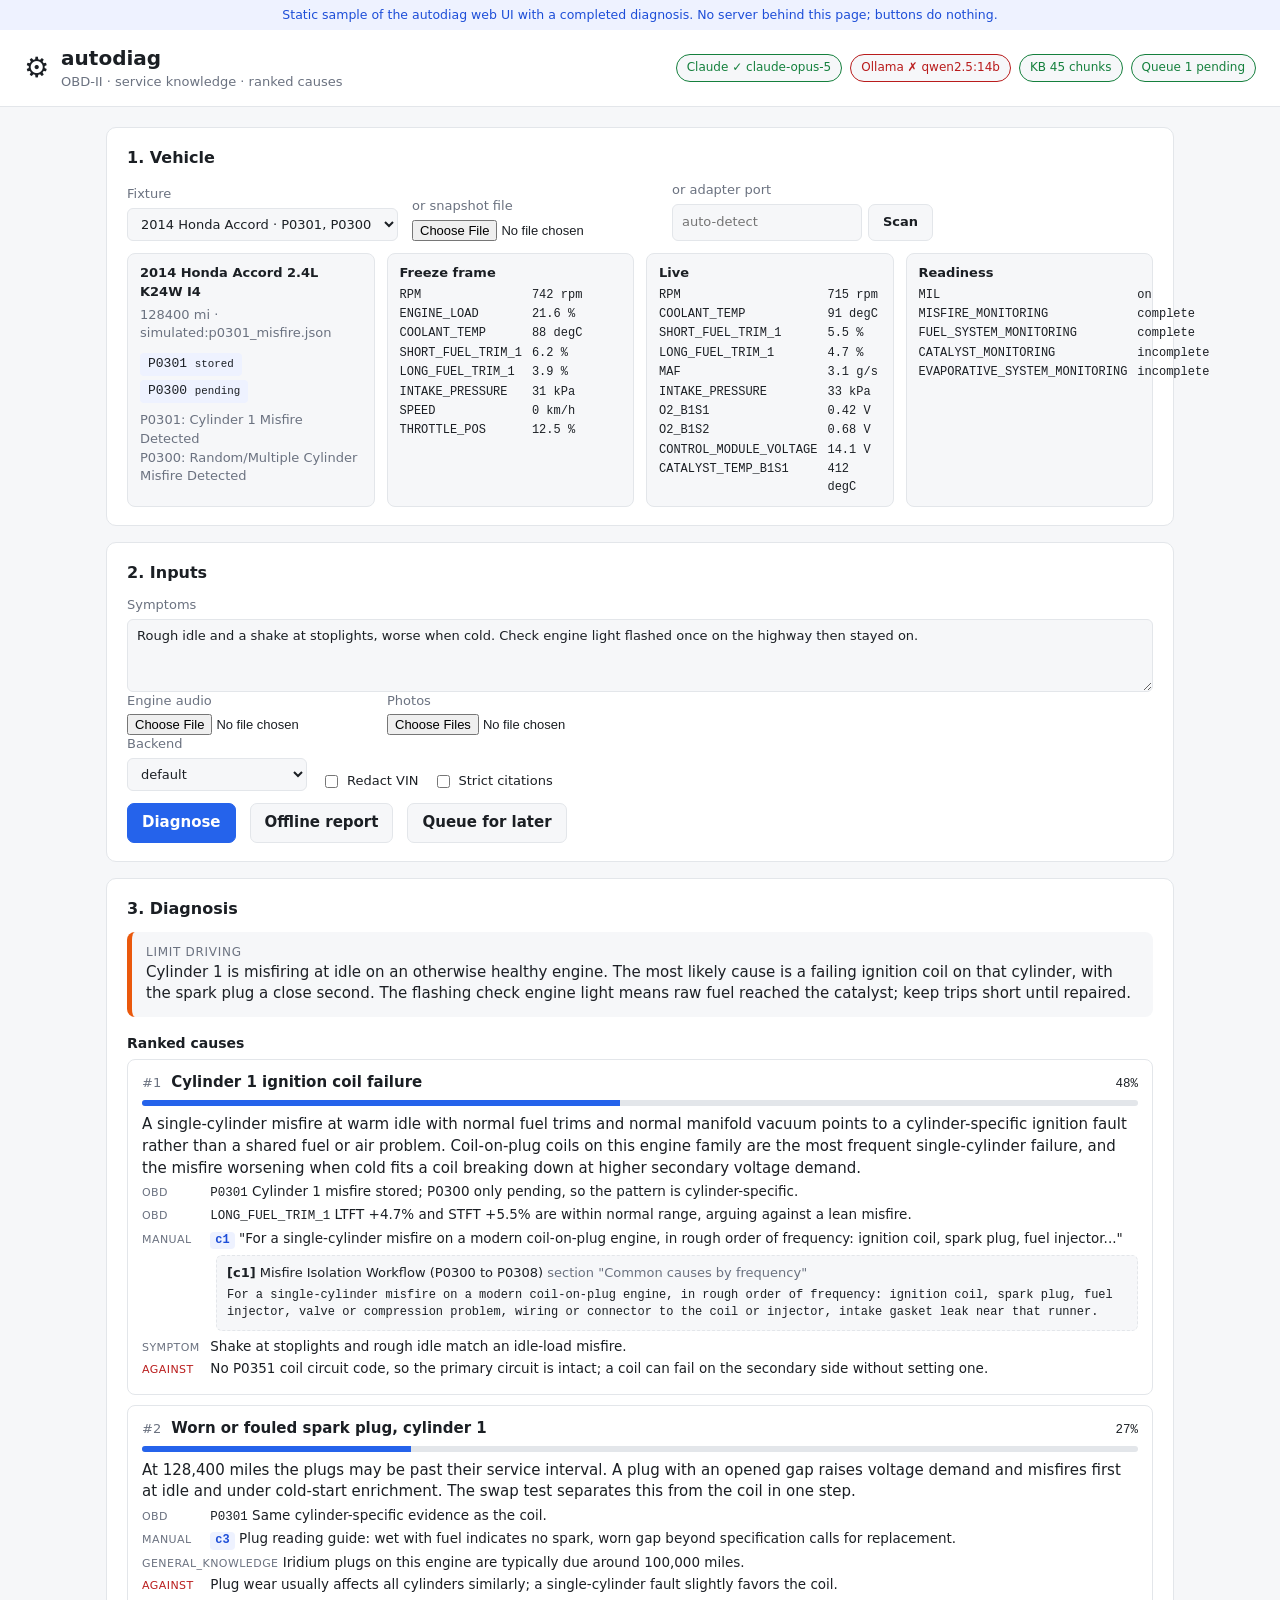
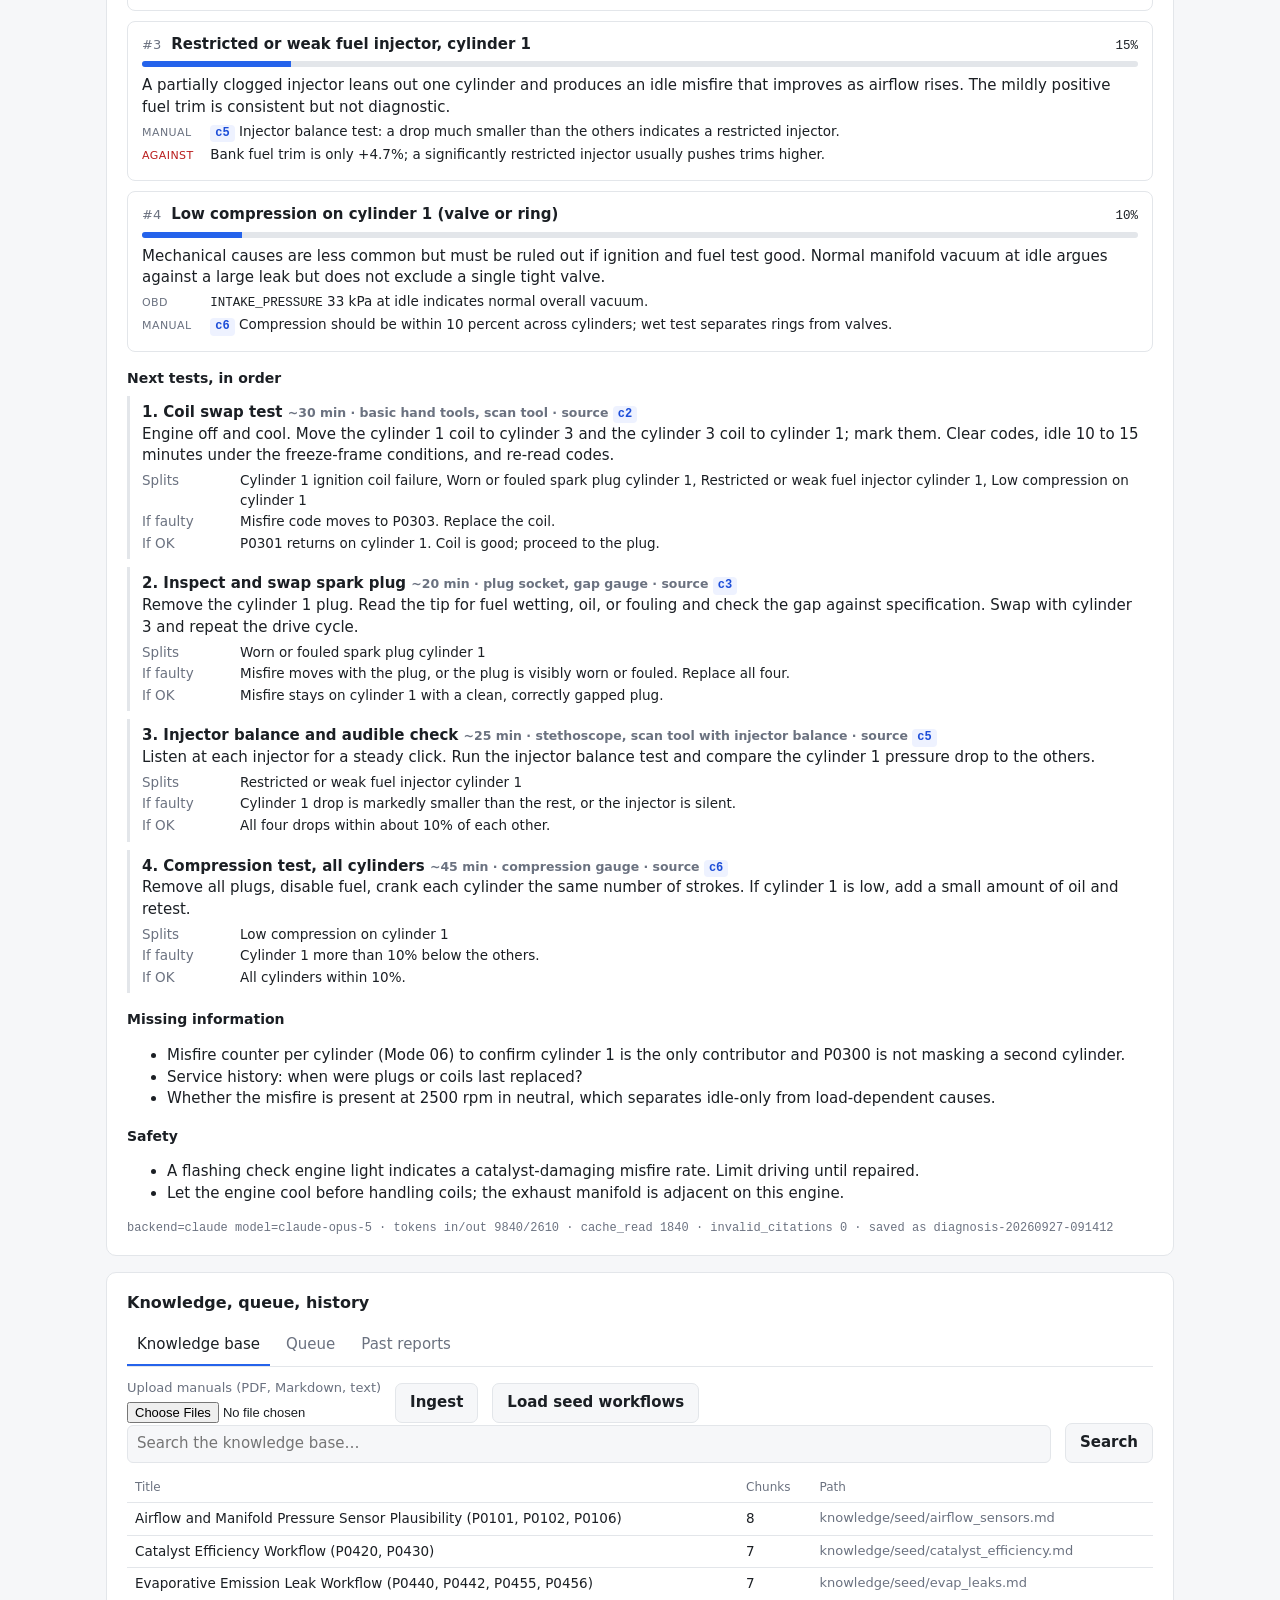
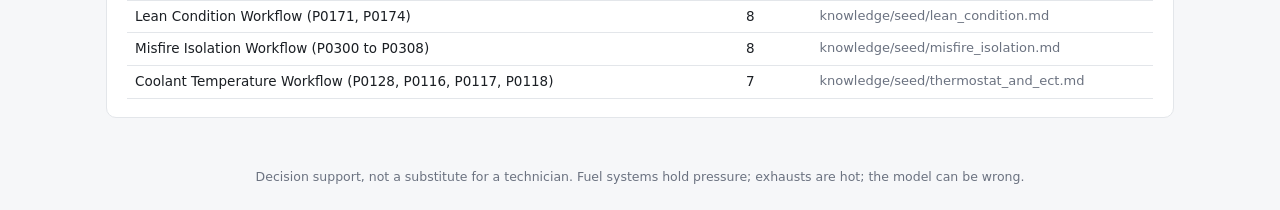
<file: auto/autodiag/docs/sample_ui.html>
<!doctype html>
<html lang="en">
<head>
<meta charset="utf-8">
<meta name="viewport" content="width=device-width, initial-scale=1">
<title>autodiag · sample UI</title>
<style>
:root {
  --bg: #f6f7f9;
  --card: #ffffff;
  --ink: #1b1f24;
  --dim: #6b7280;
  --line: #e3e6ea;
  --accent: #2563eb;
  --accent-ink: #ffffff;
  --ok: #15803d;
  --warn: #b45309;
  --bad: #b91c1c;
  --info: #1d4ed8;
  --chip: #eef2ff;
  --mono: ui-monospace, SFMono-Regular, Menlo, Consolas, monospace;
  color-scheme: light;
}
@media (prefers-color-scheme: dark) {
  :root {
    --bg: #0f1216;
    --card: #171b21;
    --ink: #e6e8eb;
    --dim: #9aa3ad;
    --line: #2a3038;
    --accent: #60a5fa;
    --accent-ink: #0b1220;
    --ok: #4ade80;
    --warn: #fbbf24;
    --bad: #f87171;
    --info: #93c5fd;
    --chip: #1e2a44;
    color-scheme: dark;
  }
}

* { box-sizing: border-box; }
body {
  margin: 0;
  font: 15px/1.45 system-ui, -apple-system, "Segoe UI", Roboto, sans-serif;
  color: var(--ink);
  background: var(--bg);
}
h1 { font-size: 20px; margin: 0; }
h2 { font-size: 16px; margin: 0 0 12px; }
h3 { font-size: 14px; margin: 16px 0 6px; }
.sub, .dim { color: var(--dim); font-size: 13px; }
.hidden { display: none !important; }

.top {
  display: flex; align-items: center; justify-content: space-between; gap: 16px;
  padding: 14px 24px; background: var(--card); border-bottom: 1px solid var(--line);
  position: sticky; top: 0; z-index: 2; flex-wrap: wrap;
}
.brand { display: flex; gap: 12px; align-items: center; }
.logo { font-size: 28px; }
.status { display: flex; gap: 8px; flex-wrap: wrap; }
.pill {
  font-size: 12px; padding: 4px 10px; border-radius: 999px; border: 1px solid var(--line);
  background: var(--bg); color: var(--dim);
}
.pill.ok { color: var(--ok); border-color: var(--ok); }
.pill.bad { color: var(--bad); border-color: var(--bad); }

main { max-width: 1100px; margin: 0 auto; padding: 20px 16px 40px; display: grid; gap: 16px; }
.card { background: var(--card); border: 1px solid var(--line); border-radius: 10px; padding: 18px 20px; }

.row { display: flex; gap: 14px; align-items: flex-end; }
.row.wrap { flex-wrap: wrap; }
.row.actions { margin-top: 12px; align-items: center; }
label { display: flex; flex-direction: column; gap: 4px; font-size: 13px; color: var(--dim); min-width: 180px; }
label.check { flex-direction: row; align-items: center; min-width: 0; gap: 6px; color: var(--ink); }
.inline { display: flex; gap: 6px; }
input[type=text], input[type=search], select, textarea {
  font: inherit; color: var(--ink); background: var(--bg); border: 1px solid var(--line);
  border-radius: 6px; padding: 7px 9px; width: 100%;
}
textarea { resize: vertical; }
input[type=file] { font-size: 13px; color: var(--ink); }
button {
  font: inherit; font-weight: 600; border-radius: 7px; padding: 8px 14px; cursor: pointer; border: 1px solid var(--line);
  background: var(--bg); color: var(--ink); white-space: nowrap;
}
button.primary { background: var(--accent); color: var(--accent-ink); border-color: var(--accent); }
button:disabled { opacity: .5; cursor: not-allowed; }
.busy { display: inline-flex; align-items: center; gap: 8px; color: var(--dim); font-size: 13px; }
.spinner {
  width: 14px; height: 14px; border-radius: 50%; border: 2px solid var(--line); border-top-color: var(--accent);
  animation: spin .8s linear infinite;
}
@keyframes spin { to { transform: rotate(360deg); } }
.error { margin-top: 10px; padding: 10px 12px; border-radius: 6px; color: var(--bad); border: 1px solid var(--bad); font-size: 14px; }
.note { margin: 6px 0 10px; padding: 8px 10px; border-radius: 6px; color: var(--warn); border: 1px solid var(--warn); font-size: 13px; }

.snapshot { margin-top: 12px; display: grid; grid-template-columns: repeat(auto-fit, minmax(240px, 1fr)); gap: 12px; }
.snapshot .block { background: var(--bg); border: 1px solid var(--line); border-radius: 8px; padding: 10px 12px; font-size: 13px; }
.snapshot .block b { display: block; margin-bottom: 4px; }
.code { font-family: var(--mono); font-size: 12.5px; }
.dtc { display: inline-block; margin: 2px 6px 2px 0; padding: 2px 8px; border-radius: 4px; background: var(--chip); font-family: var(--mono); }
.pidgrid { display: grid; grid-template-columns: auto 1fr; gap: 2px 10px; font-family: var(--mono); font-size: 12px; }

.banner { padding: 12px 14px; border-radius: 8px; border-left: 5px solid var(--info); background: var(--bg); margin-bottom: 14px; }
.banner.drive_normally { border-color: var(--ok); }
.banner.drive_with_caution { border-color: var(--warn); }
.banner.limit_driving { border-color: #ea580c; }
.banner.do_not_drive { border-color: var(--bad); }
.banner .sev { font-size: 12px; text-transform: uppercase; letter-spacing: .06em; color: var(--dim); }

.cause { border: 1px solid var(--line); border-radius: 8px; padding: 12px 14px; margin-bottom: 10px; }
.cause-head { display: flex; align-items: baseline; gap: 10px; }
.cause-head .rank { color: var(--dim); font-size: 13px; }
.cause-head .title { font-weight: 600; flex: 1; }
.bar { height: 6px; background: var(--line); border-radius: 3px; overflow: hidden; margin: 6px 0 8px; }
.bar > i { display: block; height: 100%; background: var(--accent); }
.ev { margin: 3px 0; font-size: 13.5px; }
.ev .kind { display: inline-block; min-width: 64px; font-size: 11px; text-transform: uppercase; letter-spacing: .04em; color: var(--dim); }
.ev.against .kind { color: var(--bad); }
.cite { font-family: var(--mono); font-size: 12px; padding: 0 5px; border-radius: 4px; background: var(--chip); cursor: pointer; border: 0; color: var(--info); }
.test { border-left: 3px solid var(--line); padding: 6px 12px; margin: 8px 0; }
.test .name { font-weight: 600; }
.test .meta { font-size: 12.5px; color: var(--dim); }
.kv { display: grid; grid-template-columns: 90px 1fr; gap: 2px 8px; font-size: 13.5px; margin-top: 4px; }
.kv b { color: var(--dim); font-weight: 500; }
.chunk { margin: 6px 0 6px 74px; border: 1px dashed var(--line); border-radius: 6px; padding: 8px 10px; background: var(--bg); }
.chunk-head { font-size: 13px; margin-bottom: 4px; }
.chunk-text { white-space: pre-wrap; font-family: var(--mono); font-size: 12px; margin: 0; max-height: 240px; overflow: auto; }
.footer-meta { font-family: var(--mono); font-size: 12px; color: var(--dim); margin-top: 12px; }
pre.offline { white-space: pre-wrap; font-family: var(--mono); font-size: 12.5px; background: var(--bg); padding: 12px; border-radius: 8px; border: 1px solid var(--line); }

.tabs { display: flex; gap: 6px; margin-bottom: 12px; border-bottom: 1px solid var(--line); }
.tab { border: 0; background: none; border-bottom: 2px solid transparent; border-radius: 0; padding: 8px 10px; color: var(--dim); font-weight: 500; }
.tab.active { color: var(--ink); border-bottom-color: var(--accent); }
.tbl { width: 100%; border-collapse: collapse; margin-top: 10px; font-size: 13.5px; }
.tbl th, .tbl td { text-align: left; padding: 6px 8px; border-bottom: 1px solid var(--line); vertical-align: top; }
.tbl th { color: var(--dim); font-weight: 500; font-size: 12px; }
.tbl tr.click { cursor: pointer; }
.tbl tr.click:hover td { background: var(--bg); }
.tag { font-size: 11px; padding: 1px 6px; border-radius: 4px; background: var(--chip); }

footer { text-align: center; color: var(--dim); font-size: 12.5px; padding: 10px 16px 30px; }

@media (max-width: 640px) {
  main { padding: 12px 10px 30px; }
  .card { padding: 14px; }
  label { min-width: 100%; }
  .chunk { margin-left: 0; }
}

/* sample-only */
.sample-banner { background: var(--chip); color: var(--info); text-align: center; font-size: 12.5px; padding: 6px 12px; }
</style>
</head>
<body>
<div class="sample-banner">Static sample of the autodiag web UI with a completed diagnosis. No server behind this page; buttons do nothing.</div>
<header class="top">
  <div class="brand">
    <span class="logo">⚙</span>
    <div>
      <h1>autodiag</h1>
      <div class="sub">OBD-II · service knowledge · ranked causes</div>
    </div>
  </div>
  <div class="status">
    <span class="pill ok">Claude ✓ claude-opus-5</span>
    <span class="pill bad">Ollama ✗ qwen2.5:14b</span>
    <span class="pill ok">KB 45 chunks</span>
    <span class="pill ok">Queue 1 pending</span>
  </div>
</header>

<main>
  <section class="card">
    <h2>1. Vehicle</h2>
    <div class="row wrap">
      <label>Fixture
        <select><option>2014 Honda Accord · P0301, P0300</option><option>2011 Toyota Camry · P0171</option></select>
      </label>
      <label>or snapshot file <input type="file"></label>
      <label>or adapter port
        <span class="inline"><input type="text" placeholder="auto-detect"><button class="secondary">Scan</button></span>
      </label>
    </div>
    <div class="snapshot">
      <div class="block"><b>2014 Honda Accord 2.4L K24W I4</b>
        <div class="dim">128400 mi · simulated:p0301_misfire.json</div>
        <div style="margin-top:8px"><span class="dtc">P0301 <small>stored</small></span><span class="dtc">P0300 <small>pending</small></span></div>
        <div class="dim" style="margin-top:6px">P0301: Cylinder 1 Misfire Detected<br>P0300: Random/Multiple Cylinder Misfire Detected</div>
      </div>
      <div class="block"><b>Freeze frame</b><div class="pidgrid">
        <span>RPM</span><span>742 rpm</span><span>ENGINE_LOAD</span><span>21.6 %</span><span>COOLANT_TEMP</span><span>88 degC</span>
        <span>SHORT_FUEL_TRIM_1</span><span>6.2 %</span><span>LONG_FUEL_TRIM_1</span><span>3.9 %</span><span>INTAKE_PRESSURE</span><span>31 kPa</span>
        <span>SPEED</span><span>0 km/h</span><span>THROTTLE_POS</span><span>12.5 %</span></div></div>
      <div class="block"><b>Live</b><div class="pidgrid">
        <span>RPM</span><span>715 rpm</span><span>COOLANT_TEMP</span><span>91 degC</span><span>SHORT_FUEL_TRIM_1</span><span>5.5 %</span>
        <span>LONG_FUEL_TRIM_1</span><span>4.7 %</span><span>MAF</span><span>3.1 g/s</span><span>INTAKE_PRESSURE</span><span>33 kPa</span>
        <span>O2_B1S1</span><span>0.42 V</span><span>O2_B1S2</span><span>0.68 V</span><span>CONTROL_MODULE_VOLTAGE</span><span>14.1 V</span>
        <span>CATALYST_TEMP_B1S1</span><span>412 degC</span></div></div>
      <div class="block"><b>Readiness</b><div class="pidgrid">
        <span>MIL</span><span>on</span><span>MISFIRE_MONITORING</span><span>complete</span><span>FUEL_SYSTEM_MONITORING</span><span>complete</span>
        <span>CATALYST_MONITORING</span><span>incomplete</span><span>EVAPORATIVE_SYSTEM_MONITORING</span><span>incomplete</span></div></div>
    </div>
  </section>

  <section class="card">
    <h2>2. Inputs</h2>
    <label>Symptoms
      <textarea rows="3">Rough idle and a shake at stoplights, worse when cold. Check engine light flashed once on the highway then stayed on.</textarea>
    </label>
    <div class="row wrap">
      <label>Engine audio <input type="file"></label>
      <label>Photos <input type="file" multiple></label>
    </div>
    <div class="row wrap options">
      <label>Backend <select><option>default</option><option>Claude</option><option>Ollama (local)</option></select></label>
      <label class="check"><input type="checkbox"> Redact VIN</label>
      <label class="check"><input type="checkbox"> Strict citations</label>
    </div>
    <div class="row actions">
      <button class="primary">Diagnose</button>
      <button class="secondary">Offline report</button>
      <button class="secondary">Queue for later</button>
    </div>
  </section>

  <section class="card">
    <h2>3. Diagnosis</h2>
    <div class="banner limit_driving">
      <div class="sev">limit driving</div>
      <div>Cylinder 1 is misfiring at idle on an otherwise healthy engine. The most likely cause is a failing ignition coil on that cylinder, with the spark plug a close second. The flashing check engine light means raw fuel reached the catalyst; keep trips short until repaired.</div>
    </div>

    <h3>Ranked causes</h3>

    <div class="cause">
      <div class="cause-head"><span class="rank">#1</span><span class="title">Cylinder 1 ignition coil failure</span><span class="code">48%</span></div>
      <div class="bar"><i style="width:48%"></i></div>
      <div>A single-cylinder misfire at warm idle with normal fuel trims and normal manifold vacuum points to a cylinder-specific ignition fault rather than a shared fuel or air problem. Coil-on-plug coils on this engine family are the most frequent single-cylinder failure, and the misfire worsening when cold fits a coil breaking down at higher secondary voltage demand.</div>
      <div class="ev"><span class="kind">obd</span> <span class="code">P0301</span> Cylinder 1 misfire stored; P0300 only pending, so the pattern is cylinder-specific.</div>
      <div class="ev"><span class="kind">obd</span> <span class="code">LONG_FUEL_TRIM_1</span> LTFT +4.7% and STFT +5.5% are within normal range, arguing against a lean misfire.</div>
      <div class="ev"><span class="kind">manual</span> <button class="cite">c1</button> "For a single-cylinder misfire on a modern coil-on-plug engine, in rough order of frequency: ignition coil, spark plug, fuel injector..."</div>
      <div class="chunk" data-h="c1">
        <div class="chunk-head"><b class="handle">[c1]</b> <span class="title">Misfire Isolation Workflow (P0300 to P0308)</span> <span class="loc dim">section "Common causes by frequency"</span></div>
        <pre class="chunk-text">For a single-cylinder misfire on a modern coil-on-plug engine, in rough order of frequency: ignition coil, spark plug, fuel injector, valve or compression problem, wiring or connector to the coil or injector, intake gasket leak near that runner.</pre>
      </div>
      <div class="ev"><span class="kind">symptom</span> Shake at stoplights and rough idle match an idle-load misfire.</div>
      <div class="ev against"><span class="kind">against</span> No P0351 coil circuit code, so the primary circuit is intact; a coil can fail on the secondary side without setting one.</div>
    </div>

    <div class="cause">
      <div class="cause-head"><span class="rank">#2</span><span class="title">Worn or fouled spark plug, cylinder 1</span><span class="code">27%</span></div>
      <div class="bar"><i style="width:27%"></i></div>
      <div>At 128,400 miles the plugs may be past their service interval. A plug with an opened gap raises voltage demand and misfires first at idle and under cold-start enrichment. The swap test separates this from the coil in one step.</div>
      <div class="ev"><span class="kind">obd</span> <span class="code">P0301</span> Same cylinder-specific evidence as the coil.</div>
      <div class="ev"><span class="kind">manual</span> <button class="cite">c3</button> Plug reading guide: wet with fuel indicates no spark, worn gap beyond specification calls for replacement.</div>
      <div class="ev"><span class="kind">general_knowledge</span> Iridium plugs on this engine are typically due around 100,000 miles.</div>
      <div class="ev against"><span class="kind">against</span> Plug wear usually affects all cylinders similarly; a single-cylinder fault slightly favors the coil.</div>
    </div>

    <div class="cause">
      <div class="cause-head"><span class="rank">#3</span><span class="title">Restricted or weak fuel injector, cylinder 1</span><span class="code">15%</span></div>
      <div class="bar"><i style="width:15%"></i></div>
      <div>A partially clogged injector leans out one cylinder and produces an idle misfire that improves as airflow rises. The mildly positive fuel trim is consistent but not diagnostic.</div>
      <div class="ev"><span class="kind">manual</span> <button class="cite">c5</button> Injector balance test: a drop much smaller than the others indicates a restricted injector.</div>
      <div class="ev against"><span class="kind">against</span> Bank fuel trim is only +4.7%; a significantly restricted injector usually pushes trims higher.</div>
    </div>

    <div class="cause">
      <div class="cause-head"><span class="rank">#4</span><span class="title">Low compression on cylinder 1 (valve or ring)</span><span class="code">10%</span></div>
      <div class="bar"><i style="width:10%"></i></div>
      <div>Mechanical causes are less common but must be ruled out if ignition and fuel test good. Normal manifold vacuum at idle argues against a large leak but does not exclude a single tight valve.</div>
      <div class="ev"><span class="kind">obd</span> <span class="code">INTAKE_PRESSURE</span> 33 kPa at idle indicates normal overall vacuum.</div>
      <div class="ev"><span class="kind">manual</span> <button class="cite">c6</button> Compression should be within 10 percent across cylinders; wet test separates rings from valves.</div>
    </div>

    <h3>Next tests, in order</h3>

    <div class="test">
      <div class="name">1. Coil swap test <span class="meta">~30 min · basic hand tools, scan tool · source <button class="cite">c2</button></span></div>
      <div>Engine off and cool. Move the cylinder 1 coil to cylinder 3 and the cylinder 3 coil to cylinder 1; mark them. Clear codes, idle 10 to 15 minutes under the freeze-frame conditions, and re-read codes.</div>
      <div class="kv">
        <b>Splits</b><span>Cylinder 1 ignition coil failure, Worn or fouled spark plug cylinder 1, Restricted or weak fuel injector cylinder 1, Low compression on cylinder 1</span>
        <b>If faulty</b><span>Misfire code moves to P0303. Replace the coil.</span>
        <b>If OK</b><span>P0301 returns on cylinder 1. Coil is good; proceed to the plug.</span>
      </div>
    </div>
    <div class="test">
      <div class="name">2. Inspect and swap spark plug <span class="meta">~20 min · plug socket, gap gauge · source <button class="cite">c3</button></span></div>
      <div>Remove the cylinder 1 plug. Read the tip for fuel wetting, oil, or fouling and check the gap against specification. Swap with cylinder 3 and repeat the drive cycle.</div>
      <div class="kv">
        <b>Splits</b><span>Worn or fouled spark plug cylinder 1</span>
        <b>If faulty</b><span>Misfire moves with the plug, or the plug is visibly worn or fouled. Replace all four.</span>
        <b>If OK</b><span>Misfire stays on cylinder 1 with a clean, correctly gapped plug.</span>
      </div>
    </div>
    <div class="test">
      <div class="name">3. Injector balance and audible check <span class="meta">~25 min · stethoscope, scan tool with injector balance · source <button class="cite">c5</button></span></div>
      <div>Listen at each injector for a steady click. Run the injector balance test and compare the cylinder 1 pressure drop to the others.</div>
      <div class="kv">
        <b>Splits</b><span>Restricted or weak fuel injector cylinder 1</span>
        <b>If faulty</b><span>Cylinder 1 drop is markedly smaller than the rest, or the injector is silent.</span>
        <b>If OK</b><span>All four drops within about 10% of each other.</span>
      </div>
    </div>
    <div class="test">
      <div class="name">4. Compression test, all cylinders <span class="meta">~45 min · compression gauge · source <button class="cite">c6</button></span></div>
      <div>Remove all plugs, disable fuel, crank each cylinder the same number of strokes. If cylinder 1 is low, add a small amount of oil and retest.</div>
      <div class="kv">
        <b>Splits</b><span>Low compression on cylinder 1</span>
        <b>If faulty</b><span>Cylinder 1 more than 10% below the others.</span>
        <b>If OK</b><span>All cylinders within 10%.</span>
      </div>
    </div>

    <h3>Missing information</h3>
    <ul>
      <li>Misfire counter per cylinder (Mode 06) to confirm cylinder 1 is the only contributor and P0300 is not masking a second cylinder.</li>
      <li>Service history: when were plugs or coils last replaced?</li>
      <li>Whether the misfire is present at 2500 rpm in neutral, which separates idle-only from load-dependent causes.</li>
    </ul>

    <h3>Safety</h3>
    <ul>
      <li>A flashing check engine light indicates a catalyst-damaging misfire rate. Limit driving until repaired.</li>
      <li>Let the engine cool before handling coils; the exhaust manifold is adjacent on this engine.</li>
    </ul>

    <div class="footer-meta">backend=claude model=claude-opus-5 · tokens in/out 9840/2610 · cache_read 1840 · invalid_citations 0 · saved as diagnosis-20260927-091412</div>
  </section>

  <section class="card">
    <h2>Knowledge, queue, history</h2>
    <div class="tabs">
      <button class="tab active">Knowledge base</button>
      <button class="tab">Queue</button>
      <button class="tab">Past reports</button>
    </div>
    <div class="row wrap">
      <label>Upload manuals (PDF, Markdown, text) <input type="file" multiple></label>
      <button class="secondary">Ingest</button>
      <button class="secondary">Load seed workflows</button>
    </div>
    <div class="row"><input type="search" placeholder="Search the knowledge base…"><button class="secondary">Search</button></div>
    <table class="tbl">
      <thead><tr><th>Title</th><th>Chunks</th><th>Path</th></tr></thead>
      <tbody>
        <tr><td>Airflow and Manifold Pressure Sensor Plausibility (P0101, P0102, P0106)</td><td>8</td><td class="dim">knowledge/seed/airflow_sensors.md</td></tr>
        <tr><td>Catalyst Efficiency Workflow (P0420, P0430)</td><td>7</td><td class="dim">knowledge/seed/catalyst_efficiency.md</td></tr>
        <tr><td>Evaporative Emission Leak Workflow (P0440, P0442, P0455, P0456)</td><td>7</td><td class="dim">knowledge/seed/evap_leaks.md</td></tr>
        <tr><td>Lean Condition Workflow (P0171, P0174)</td><td>8</td><td class="dim">knowledge/seed/lean_condition.md</td></tr>
        <tr><td>Misfire Isolation Workflow (P0300 to P0308)</td><td>8</td><td class="dim">knowledge/seed/misfire_isolation.md</td></tr>
        <tr><td>Coolant Temperature Workflow (P0128, P0116, P0117, P0118)</td><td>7</td><td class="dim">knowledge/seed/thermostat_and_ect.md</td></tr>
      </tbody>
    </table>
  </section>
</main>

<footer>Decision support, not a substitute for a technician. Fuel systems hold pressure; exhausts are hot; the model can be wrong.</footer>
</body>
</html>
</file>
